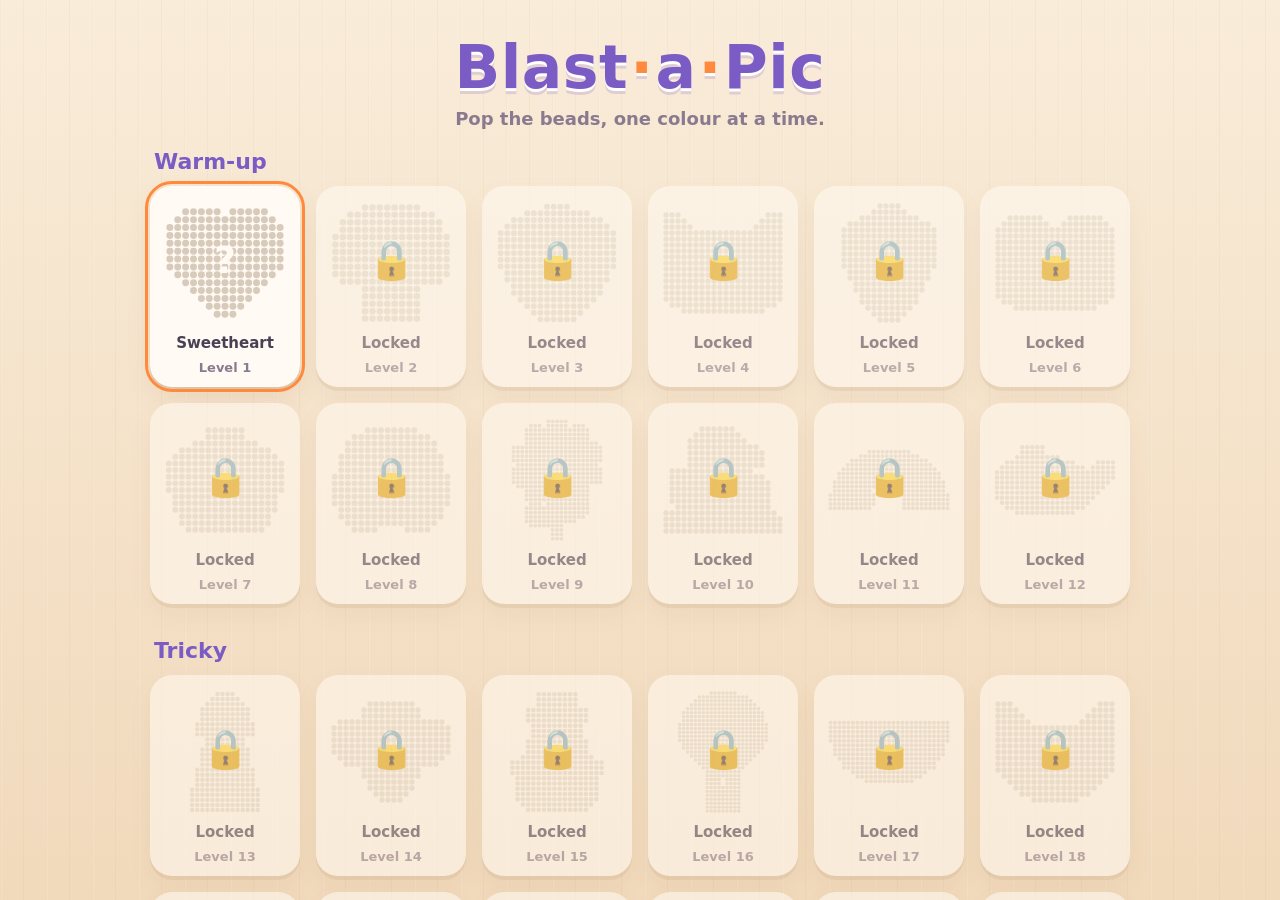
<file: index.html>
<!doctype html>
<html lang="en">
<head>
  <meta charset="utf-8">
  <meta name="viewport" content="width=device-width, initial-scale=1, maximum-scale=1, user-scalable=no, viewport-fit=cover">
  <title>Blast-a-Pic</title>
  <meta name="description" content="A calm bead-blasting puzzle. No ads, no lives, no timers.">
  <meta name="apple-mobile-web-app-capable" content="yes">
  <meta name="mobile-web-app-capable" content="yes">
  <meta name="apple-mobile-web-app-status-bar-style" content="default">
  <meta name="apple-mobile-web-app-title" content="Blast-a-Pic">
  <meta name="theme-color" content="#f7e6cf">
  <link rel="manifest" href="manifest.webmanifest">
  <link rel="apple-touch-icon" href="icons/icon-180.png">
  <link rel="icon" type="image/png" href="icons/icon-192.png">
  <link rel="stylesheet" href="css/style.css">
</head>
<body>
  <section id="menu" class="screen">
    <header class="menu-head">
      <h1>Blast<span>·</span>a<span>·</span>Pic</h1>
      <p>Pop the beads, one colour at a time.</p>
    </header>
    <div id="levels" class="levels"></div>
    <footer class="menu-foot">
      <button id="sound-menu" class="chip" type="button">Sound: on</button>
      <button id="howto" class="chip" type="button">How to play</button>
      <button id="about-btn" class="chip" type="button">About</button>
    </footer>
  </section>

  <section id="about" class="screen hidden">
    <button id="about-back" class="round about-back" type="button" aria-label="Back to pictures">
      <svg viewBox="0 0 24 24"><path d="M15 5 8 12l7 7" /></svg>
    </button>
    <div class="about-card">
      <button id="secret" class="secret" type="button" aria-label="A secret level">
        <canvas id="secret-art" width="10" height="10"></canvas>
      </button>
      <p id="secret-caption" class="secret-caption">Psst… tap me, if you dare.</p>
      <h2>About Blast·a·Pic</h2>
      <p>A little bead-blasting puzzle made by Jolyon Brown for his favourite puzzler.</p>
      <p>No ads, no lives, no timers, no tricks. Just beads.</p>
      <nav class="links">
        <a href="https://jolyonbrown.com" target="_blank" rel="noopener"><b>Blog</b><span>jolyonbrown.com</span></a>
        <a href="https://github.com/jolyonbrown" target="_blank" rel="noopener"><b>GitHub</b><span>github.com/jolyonbrown</span></a>
        <a href="https://x.com/eddie_catflap" target="_blank" rel="noopener"><b>X</b><span>@eddie_catflap</span></a>
        <a href="https://ko-fi.com/eddie_catflap" target="_blank" rel="noopener" class="kofi"><b>Buy me a coffee</b><span>ko-fi.com/eddie_catflap</span></a>
      </nav>
    </div>
  </section>

  <section id="play" class="screen hidden">
    <canvas id="game"></canvas>
    <header class="hud">
      <button id="btn-home" class="round" type="button" aria-label="Back to pictures">
        <svg viewBox="0 0 24 24"><path d="M3 11.5 12 4l9 7.5M6 10v9h4.5v-5h3v5H18v-9" /></svg>
      </button>
      <div id="title" class="title">Level 1</div>
      <div class="hud-right">
        <button id="btn-undo" class="round" type="button" aria-label="Undo">
          <svg viewBox="0 0 24 24"><path d="M9 7 4 12l5 5M4.5 12H15a5 5 0 0 1 0 10h-2" /></svg>
        </button>
        <button id="btn-restart" class="round" type="button" aria-label="Start again">
          <svg viewBox="0 0 24 24"><path d="M20 12a8 8 0 1 1-2.6-5.9M20 4v5h-5" /></svg>
        </button>
        <button id="btn-speed" class="pill" type="button" aria-label="Speed">1×</button>
      </div>
    </header>
  </section>

  <div id="dialog" class="dialog hidden" role="dialog" aria-modal="true">
    <div class="card">
      <canvas id="dialog-art" width="10" height="10"></canvas>
      <h2 id="dialog-title"></h2>
      <p id="dialog-text"></p>
      <div id="dialog-buttons" class="buttons"></div>
    </div>
  </div>

  <script type="module" src="js/main.js"></script>
</body>
</html>
</file>
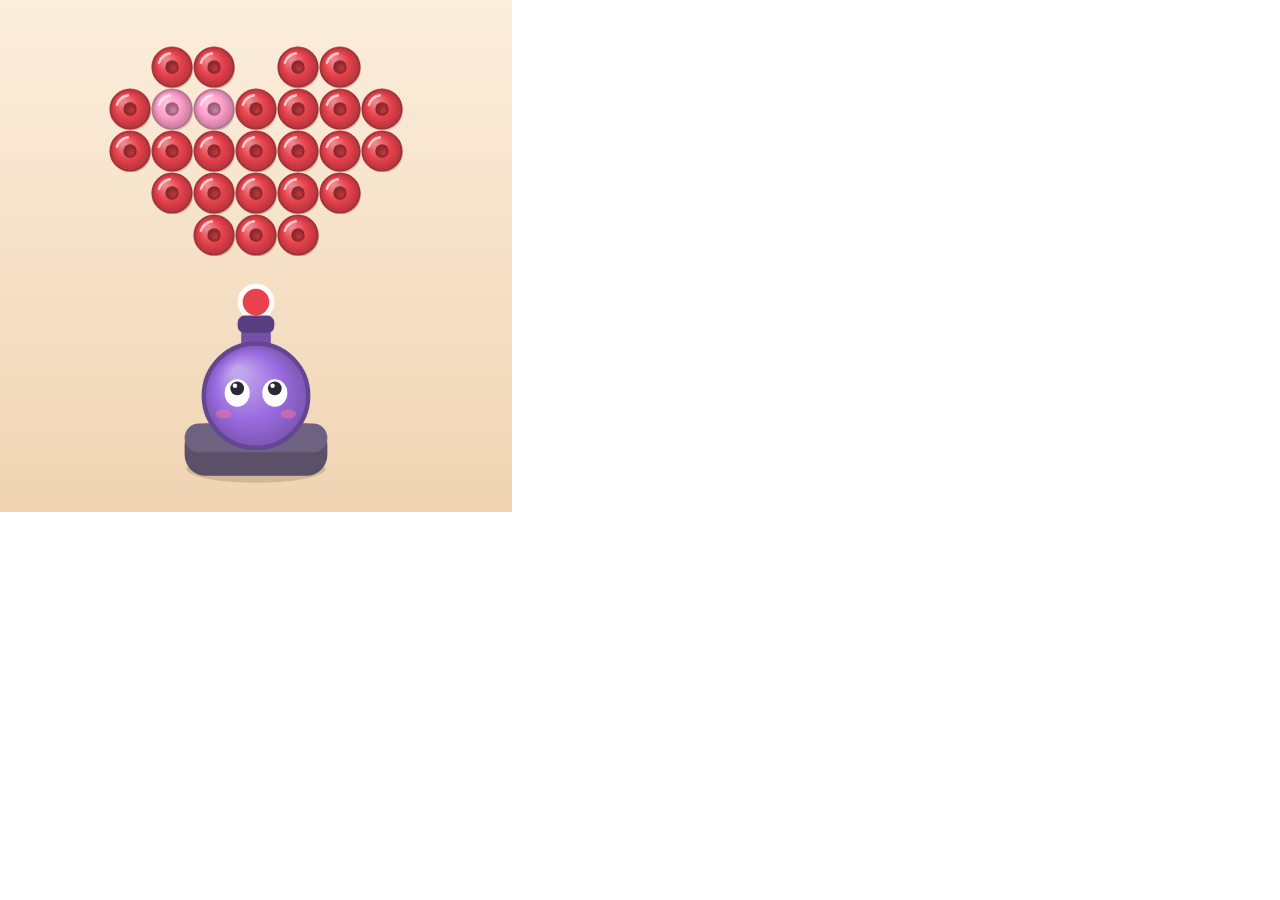
<file: tools/icon.html>
<!doctype html>
<!-- Renders the app icon. Used by tools/make-icons.cjs (open with ?size=512). -->
<html><body style="margin:0">
<canvas id="c"></canvas>
<script type="module">
  import { beadSprite, drawTurret } from '../js/render.js';
  const size = +(new URLSearchParams(location.search).get('size') || 512);
  const c = document.getElementById('c');
  c.width = c.height = size;
  const g = c.getContext('2d');
  const s = size / 100;
  const bg = g.createLinearGradient(0, 0, 0, size);
  bg.addColorStop(0, '#fbeedd');
  bg.addColorStop(1, '#f0d4b2');
  g.fillStyle = bg;
  g.fillRect(0, 0, size, size);
  // a little bead heart
  const heart = ['.rr.rr.', 'rrrrrrr', 'rrrrrrr', '.rrrrr.', '..rrr..', '...r...'];
  const cell = 8.2 * s;
  const ox = 50 * s - (7 * cell) / 2, oy = 9 * s;
  heart.forEach((row, y) => [...row].forEach((ch, x) => {
    if (ch === '.') return;
    if (y === 5) return; // the bottom bead has already been popped
    const hex = (x === 1 && y === 1) || (x === 2 && y === 1) ? '#ff9fcb' : '#e8434d';
    g.drawImage(beadSprite(hex, cell), ox + x * cell, oy + y * cell, cell, cell);
  }));
  // a shot on its way
  g.fillStyle = 'rgba(255,255,255,0.9)';
  g.beginPath(); g.arc(50 * s, 59 * s, 3.6 * s, 0, Math.PI * 2); g.fill();
  g.fillStyle = '#e8434d';
  g.beginPath(); g.arc(50 * s, 59 * s, 2.6 * s, 0, Math.PI * 2); g.fill();
  drawTurret(g, 50 * s, 80 * s, 34 * s, '#9a6be0', { aim: -Math.PI / 2 });
  document.title = 'ready';
</script>
</body></html>
</file>
<file: css/style.css>
:root {
  --bg1: #f9ecd9;
  --bg2: #f1d9bb;
  --ink: #4a3f55;
  --ink-soft: #8a7a8f;
  --accent: #7b5cc4;
  --accent-2: #ff8a3d;
  --card: #fffaf3;
  --font: ui-rounded, "SF Pro Rounded", "Nunito", system-ui, -apple-system, sans-serif;
  --safe-top: env(safe-area-inset-top, 0px);
  --safe-bottom: env(safe-area-inset-bottom, 0px);
}

* { box-sizing: border-box; }

html, body {
  margin: 0;
  height: 100%;
  overflow: hidden;
  overscroll-behavior: none;
  -webkit-user-select: none;
  user-select: none;
  -webkit-touch-callout: none;
  -webkit-tap-highlight-color: transparent;
  touch-action: manipulation;
}

body {
  font-family: var(--font);
  color: var(--ink);
  background:
    repeating-linear-gradient(90deg, rgba(255,255,255,0.12) 0 2px, transparent 2px 46px),
    repeating-linear-gradient(90deg, rgba(160,110,60,0.05) 0 1px, transparent 1px 23px),
    linear-gradient(180deg, var(--bg1), var(--bg2));
}

button { font-family: inherit; color: inherit; cursor: pointer; }

.hidden { display: none !important; }

.screen { position: fixed; inset: 0; }

/* ------------------------------------------------------------ menu */

#menu {
  overflow-y: auto;
  -webkit-overflow-scrolling: touch;
  touch-action: pan-y;
  padding: calc(var(--safe-top) + 24px) 16px calc(var(--safe-bottom) + 24px);
}

.menu-head { text-align: center; margin: 8px 0 20px; }
.menu-head h1 {
  font-size: clamp(36px, 7vw, 60px);
  margin: 0;
  font-weight: 900;
  letter-spacing: 0.5px;
  color: var(--accent);
  text-shadow: 0 3px 0 #fff, 0 6px 0 rgba(123, 92, 196, 0.2);
}
.menu-head h1 span { color: var(--accent-2); padding: 0 2px; }
.menu-head p { margin: 6px 0 0; color: var(--ink-soft); font-size: 18px; font-weight: 600; }

.levels {
  display: grid;
  grid-template-columns: repeat(auto-fill, minmax(150px, 1fr));
  gap: 16px;
  max-width: 980px;
  margin: 0 auto;
}

.levels .section {
  grid-column: 1 / -1;
  margin: 18px 4px -4px;
  font-size: 22px;
  font-weight: 900;
  color: var(--accent);
}
.levels .section:first-child { margin-top: 0; }

.level-card {
  border: 0;
  border-radius: 22px;
  background: var(--card);
  box-shadow: 0 4px 0 rgba(150, 105, 60, 0.18), 0 10px 24px rgba(150, 105, 60, 0.12);
  padding: 14px 12px 12px;
  display: flex;
  flex-direction: column;
  align-items: center;
  gap: 8px;
  transition: transform 0.12s ease;
}
.level-card:active { transform: scale(0.96); }
.level-card canvas { width: 100%; aspect-ratio: 1; display: block; }
.level-card .name { font-weight: 800; font-size: 15px; text-align: center; line-height: 1.2; }
.level-card .num { font-size: 13px; font-weight: 700; color: var(--ink-soft); }
.level-card.done .num { color: #2e9a5a; }
.level-card.gold .num { color: #d99a00; }
.level-card.gold { box-shadow: 0 0 0 3px #ffd23f inset, 0 4px 0 rgba(150, 105, 60, 0.18), 0 10px 24px rgba(150, 105, 60, 0.12); }
.level-card.locked { opacity: 0.55; }
.level-card.next { outline: 3px solid var(--accent-2); outline-offset: 2px; }

.menu-foot { display: flex; justify-content: center; gap: 12px; margin: 28px 0 8px; flex-wrap: wrap; }

.chip, .pill {
  border: 0;
  border-radius: 999px;
  background: var(--card);
  font-weight: 800;
  font-size: 16px;
  padding: 10px 18px;
  box-shadow: 0 3px 0 rgba(150, 105, 60, 0.2);
}
.chip:active, .pill:active, .round:active { transform: translateY(2px); box-shadow: 0 1px 0 rgba(150, 105, 60, 0.2); }

/* ------------------------------------------------------------ about */

#about {
  overflow-y: auto;
  -webkit-overflow-scrolling: touch;
  touch-action: pan-y;
  padding: calc(var(--safe-top) + 16px) 16px calc(var(--safe-bottom) + 24px);
}
.about-back { position: absolute; top: calc(var(--safe-top) + 10px); left: 14px; }
.about-card {
  max-width: 460px;
  margin: 40px auto 0;
  background: var(--card);
  border-radius: 28px;
  padding: 24px 22px 22px;
  text-align: center;
  box-shadow: 0 6px 0 rgba(150, 105, 60, 0.18), 0 16px 40px rgba(150, 105, 60, 0.12);
}
.about-card h2 { margin: 6px 0 8px; font-size: 26px; font-weight: 900; color: var(--accent); }
.about-card p { margin: 0 0 8px; font-size: 17px; font-weight: 600; color: var(--ink-soft); line-height: 1.4; }
.secret { border: 0; background: none; padding: 0; display: block; margin: 0 auto; }
.secret canvas { width: 150px; height: 150px; display: block; }
.secret:active { transform: scale(0.96); }
.secret-caption { font-size: 14px !important; font-style: italic; margin-bottom: 14px !important; }
.links { display: grid; gap: 10px; margin-top: 18px; }
.links a {
  display: flex;
  justify-content: space-between;
  align-items: center;
  gap: 10px;
  text-decoration: none;
  color: var(--ink);
  background: #f6ecdf;
  border-radius: 16px;
  padding: 14px 16px;
  font-size: 17px;
  box-shadow: 0 3px 0 rgba(150, 105, 60, 0.18);
}
.links a span { color: var(--ink-soft); font-weight: 600; font-size: 15px; }
.links a:active { transform: translateY(2px); box-shadow: none; }
.links a.kofi { background: var(--accent); color: #fff; box-shadow: 0 3px 0 #563d99; }
.links a.kofi span { color: rgba(255, 255, 255, 0.8); }

/* ------------------------------------------------------------ play */

#game { position: absolute; inset: 0; width: 100%; height: 100%; touch-action: none; }

.hud {
  position: absolute;
  top: 0; left: 0; right: 0;
  padding: calc(var(--safe-top) + 10px) 14px 0;
  display: flex;
  align-items: center;
  gap: 10px;
  pointer-events: none;
}
.hud > *, .hud-right > * { pointer-events: auto; }
.hud-right { display: flex; gap: 10px; margin-left: auto; }

.title {
  position: absolute;
  left: 50%;
  transform: translateX(-50%);
  background: rgba(255, 250, 243, 0.85);
  border-radius: 999px;
  padding: 8px 18px;
  font-weight: 800;
  font-size: 17px;
  white-space: nowrap;
  max-width: 46vw;
  overflow: hidden;
  text-overflow: ellipsis;
  box-shadow: 0 3px 0 rgba(150, 105, 60, 0.15);
}

.round {
  width: 48px; height: 48px;
  border: 0;
  border-radius: 50%;
  background: var(--card);
  display: grid;
  place-items: center;
  box-shadow: 0 3px 0 rgba(150, 105, 60, 0.2);
}
.round svg { width: 26px; height: 26px; fill: none; stroke: var(--ink); stroke-width: 2.4; stroke-linecap: round; stroke-linejoin: round; }
.round:disabled { opacity: 0.4; }
.pill { height: 48px; min-width: 60px; }

@media (max-width: 560px) {
  .title { position: static; transform: none; max-width: none; flex: 1; text-align: center; font-size: 15px; padding: 8px 10px; }
  .round, .pill { width: 42px; height: 42px; min-width: 42px; padding: 0; }
  .hud-right { gap: 6px; margin-left: 0; }
}

/* ------------------------------------------------------------ dialog */

.dialog {
  position: fixed;
  inset: 0;
  background: rgba(74, 63, 85, 0.35);
  display: grid;
  place-items: center;
  padding: 16px;
  animation: fade 0.25s ease;
  z-index: 10;
}
.card {
  background: var(--card);
  border-radius: 28px;
  padding: 24px 24px 20px;
  width: min(420px, 100%);
  text-align: center;
  box-shadow: 0 6px 0 rgba(150, 105, 60, 0.2), 0 20px 50px rgba(74, 63, 85, 0.25);
  animation: pop 0.35s cubic-bezier(0.2, 1.4, 0.4, 1);
}
.card canvas { width: 180px; height: 180px; display: block; margin: 0 auto 6px; }
.card canvas.none { display: none; }
.card h2 { margin: 6px 0 6px; font-size: 26px; font-weight: 900; }
.card p { margin: 0 0 18px; color: var(--ink-soft); font-size: 17px; font-weight: 600; line-height: 1.4; }
.card ol { text-align: left; padding-left: 22px; margin: 0 0 18px; color: var(--ink); font-size: 16px; font-weight: 600; line-height: 1.45; }
.card li { margin-bottom: 6px; }
.buttons { display: flex; gap: 10px; justify-content: center; flex-wrap: wrap; }
.buttons button {
  border: 0;
  border-radius: 999px;
  padding: 13px 22px;
  font-size: 18px;
  font-weight: 800;
  background: #efe4d6;
  box-shadow: 0 3px 0 rgba(150, 105, 60, 0.25);
}
.buttons button.primary { background: var(--accent); color: #fff; box-shadow: 0 3px 0 #563d99; }
.buttons button:active { transform: translateY(2px); box-shadow: none; }

@keyframes fade { from { opacity: 0; } }
@keyframes pop { from { transform: scale(0.85); opacity: 0; } }
</file>
